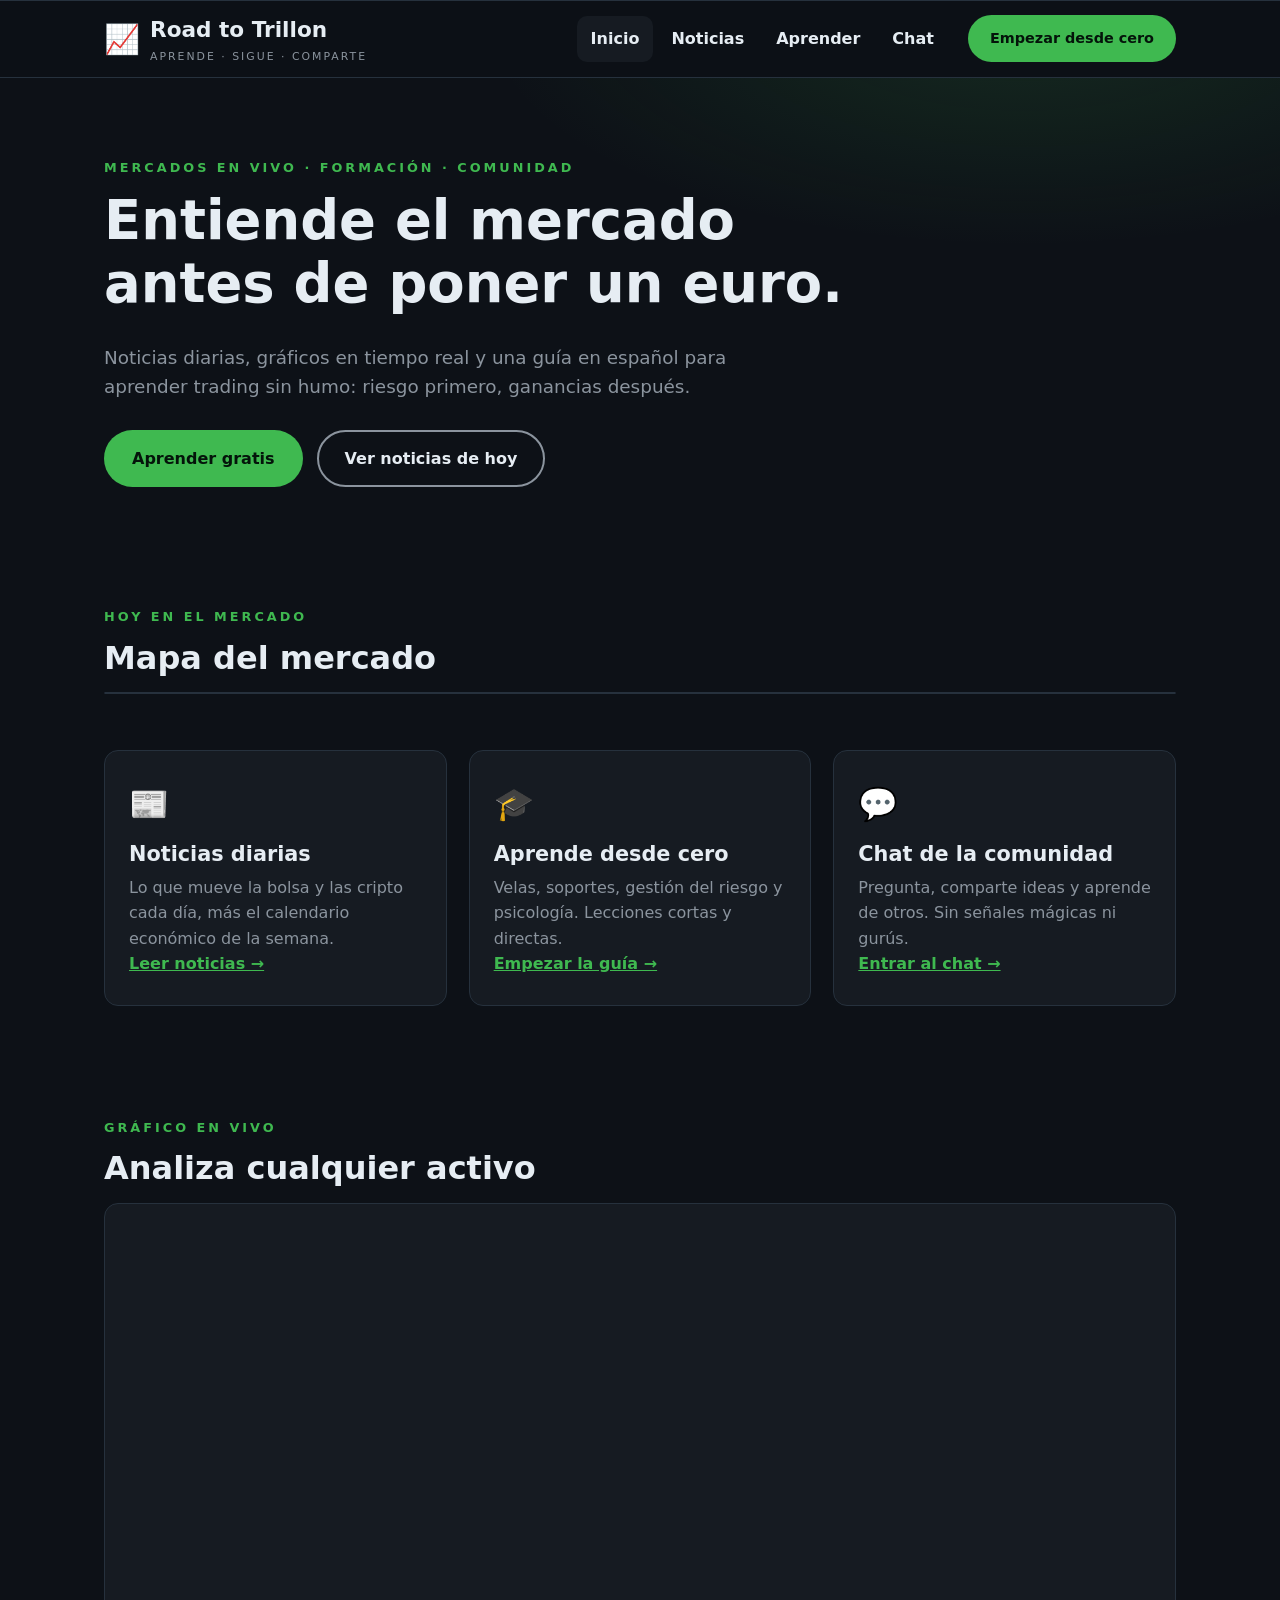
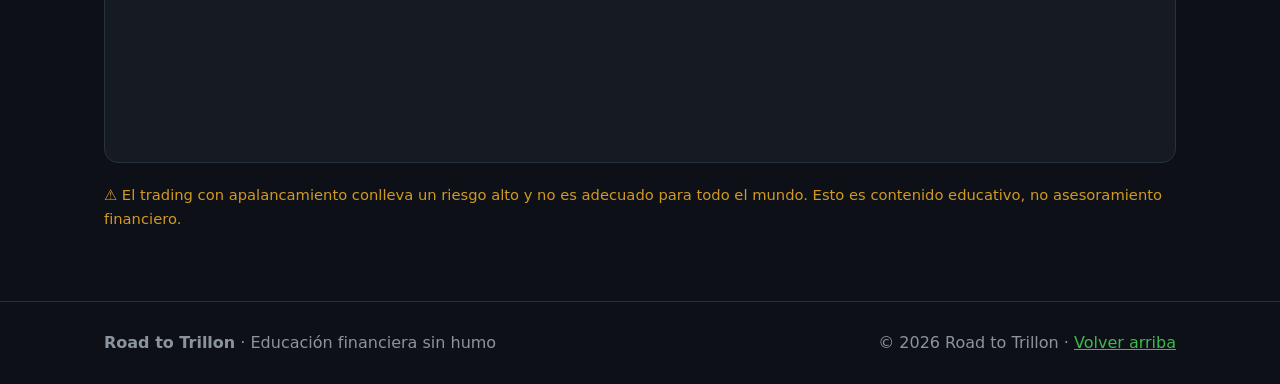
<file: index.html>
<!DOCTYPE html>
<html lang="es">
<head>
  <meta charset="UTF-8" />
  <meta name="viewport" content="width=device-width, initial-scale=1.0" />
  <title>Road to Trillon — Aprende y sigue el mercado</title>
  <meta name="description" content="Road to Trillon: noticias diarias del mercado, formación para aprender trading desde cero y comunidad." />
  <link rel="stylesheet" href="styles.css" />
</head>
<body>
  <div class="tape">
    <script src="https://s3.tradingview.com/external-embedding/embed-widget-ticker-tape.js" async>
    {"symbols":[{"proName":"BME:IBEX","title":"IBEX 35"},{"proName":"NASDAQ:SPX","title":"S&P 500"},{"proName":"NASDAQ:NDX","title":"Nasdaq 100"},{"proName":"EURONEXT:PX1","title":"CAC 40"},{"proName":"XETR:DAX","title":"DAX"},{"proName":"BINANCE:BTCUSDT","title":"Bitcoin"},{"proName":"BINANCE:ETHUSDT","title":"Ethereum"},{"proName":"FX:EURUSD","title":"EUR/USD"}],"colorTheme":"dark","isTransparent":true,"displayMode":"adaptive","locale":"es"}
    </script>
  </div>

  <header class="site-header" id="top">
    <div class="wrap header-inner">
      <a class="brand" href="index.html" aria-label="Road to Trillon, inicio">
        <span class="brand-mark" aria-hidden="true">📈</span>
        <span>Road to Trillon <small>aprende · sigue · comparte</small></span>
      </a>
      <nav class="main-nav" aria-label="Navegación principal">
        <button class="nav-toggle" aria-expanded="false" aria-controls="nav-list" aria-label="Abrir menú">☰</button>
        <ul id="nav-list">
          <li><a href="index.html" aria-current="page">Inicio</a></li>
          <li><a href="noticias.html">Noticias</a></li>
          <li><a href="aprender.html">Aprender</a></li>
          <li><a href="chat.html">Chat</a></li>
        </ul>
      </nav>
      <a class="btn btn-primary header-cta" href="aprender.html">Empezar desde cero</a>
    </div>
  </header>

  <main>
    <section class="hero">
      <div class="wrap">
        <p class="kicker">Mercados en vivo · Formación · Comunidad</p>
        <h1>Entiende el mercado<br />antes de poner un euro.</h1>
        <p class="lede">Noticias diarias, gráficos en tiempo real y una guía en español para aprender trading sin humo: riesgo primero, ganancias después.</p>
        <div class="hero-actions">
          <a class="btn btn-primary" href="aprender.html">Aprender gratis</a>
          <a class="btn btn-ghost" href="noticias.html">Ver noticias de hoy</a>
        </div>
      </div>
    </section>

    <section>
      <div class="wrap">
        <p class="kicker">Hoy en el mercado</p>
        <h2>Mapa del mercado</h2>
        <div class="widget">
          <script src="https://s3.tradingview.com/external-embedding/embed-widget-market-overview.js" async>
          {"colorTheme":"dark","showChart":true,"locale":"es","width":"100%","height":"520","tabs":[{"title":"Acciones","symbols":[{"s":"BME:SAN"},{"s":"BME:BBVA"},{"s":"BME:IBE"},{"s":"NASDAQ:AAPL"},{"s":"NASDAQ:NVDA"},{"s":"NASDAQ:TSLA"}]},{"title":"Cripto","symbols":[{"s":"BINANCE:BTCUSDT"},{"s":"BINANCE:ETHUSDT"},{"s":"BINANCE:SOLUSDT"}]},{"title":"Divisas","symbols":[{"s":"FX:EURUSD"},{"s":"FX:GBPUSD"},{"s":"FX:USDJPY"}]}]}
          </script>
        </div>
      </div>
    </section>

    <section class="cards-section">
      <div class="wrap cards-3">
        <article class="card">
          <div class="card-ico" aria-hidden="true">📰</div>
          <h2>Noticias diarias</h2>
          <p>Lo que mueve la bolsa y las cripto cada día, más el calendario económico de la semana.</p>
          <p><a class="card-link" href="noticias.html">Leer noticias →</a></p>
        </article>
        <article class="card">
          <div class="card-ico" aria-hidden="true">🎓</div>
          <h2>Aprende desde cero</h2>
          <p>Velas, soportes, gestión del riesgo y psicología. Lecciones cortas y directas.</p>
          <p><a class="card-link" href="aprender.html">Empezar la guía →</a></p>
        </article>
        <article class="card">
          <div class="card-ico" aria-hidden="true">💬</div>
          <h2>Chat de la comunidad</h2>
          <p>Pregunta, comparte ideas y aprende de otros. Sin señales mágicas ni gurús.</p>
          <p><a class="card-link" href="chat.html">Entrar al chat →</a></p>
        </article>
      </div>
    </section>

    <section>
      <div class="wrap">
        <p class="kicker">Gráfico en vivo</p>
        <h2>Analiza cualquier activo</h2>
        <div class="widget widget-tall">
          <script src="https://s3.tradingview.com/external-embedding/embed-widget-advanced-chart.js" async>
          {"symbol":"OANDA:XAUUSD","theme":"dark","style":"1","locale":"es","allow_symbol_change":true,"support_host":"https://www.tradingview.com"}
          </script>
        </div>
        <p class="risk">⚠️ El trading con apalancamiento conlleva un riesgo alto y no es adecuado para todo el mundo. Esto es contenido educativo, no asesoramiento financiero.</p>
      </div>
    </section>
  </main>

  <footer class="site-footer">
    <div class="wrap footer-inner">
      <p><strong>Road to Trillon</strong> · Educación financiera sin humo</p>
      <p class="legal">© <span id="year">2026</span> Road to Trillon · <a href="#top">Volver arriba</a></p>
    </div>
  </footer>

  <script src="app.js" defer></script>
</body>
</html>
</file>
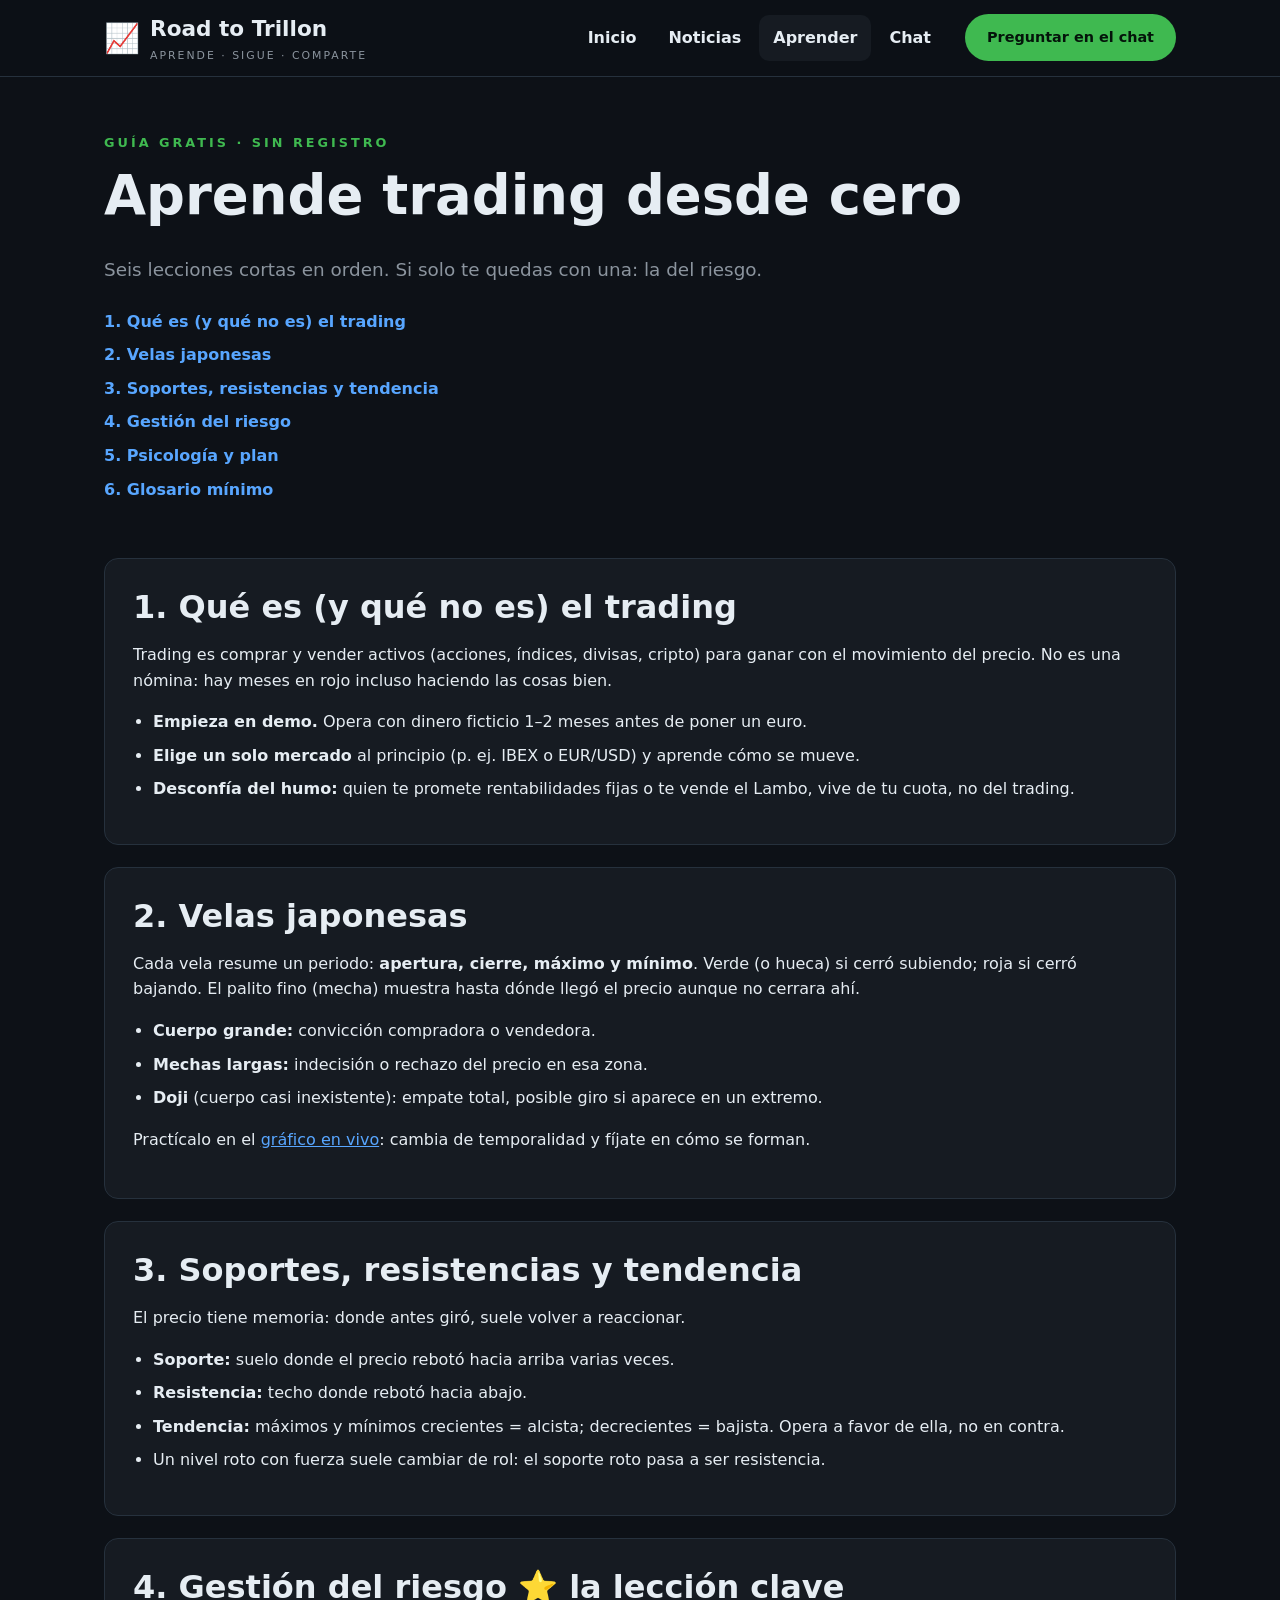
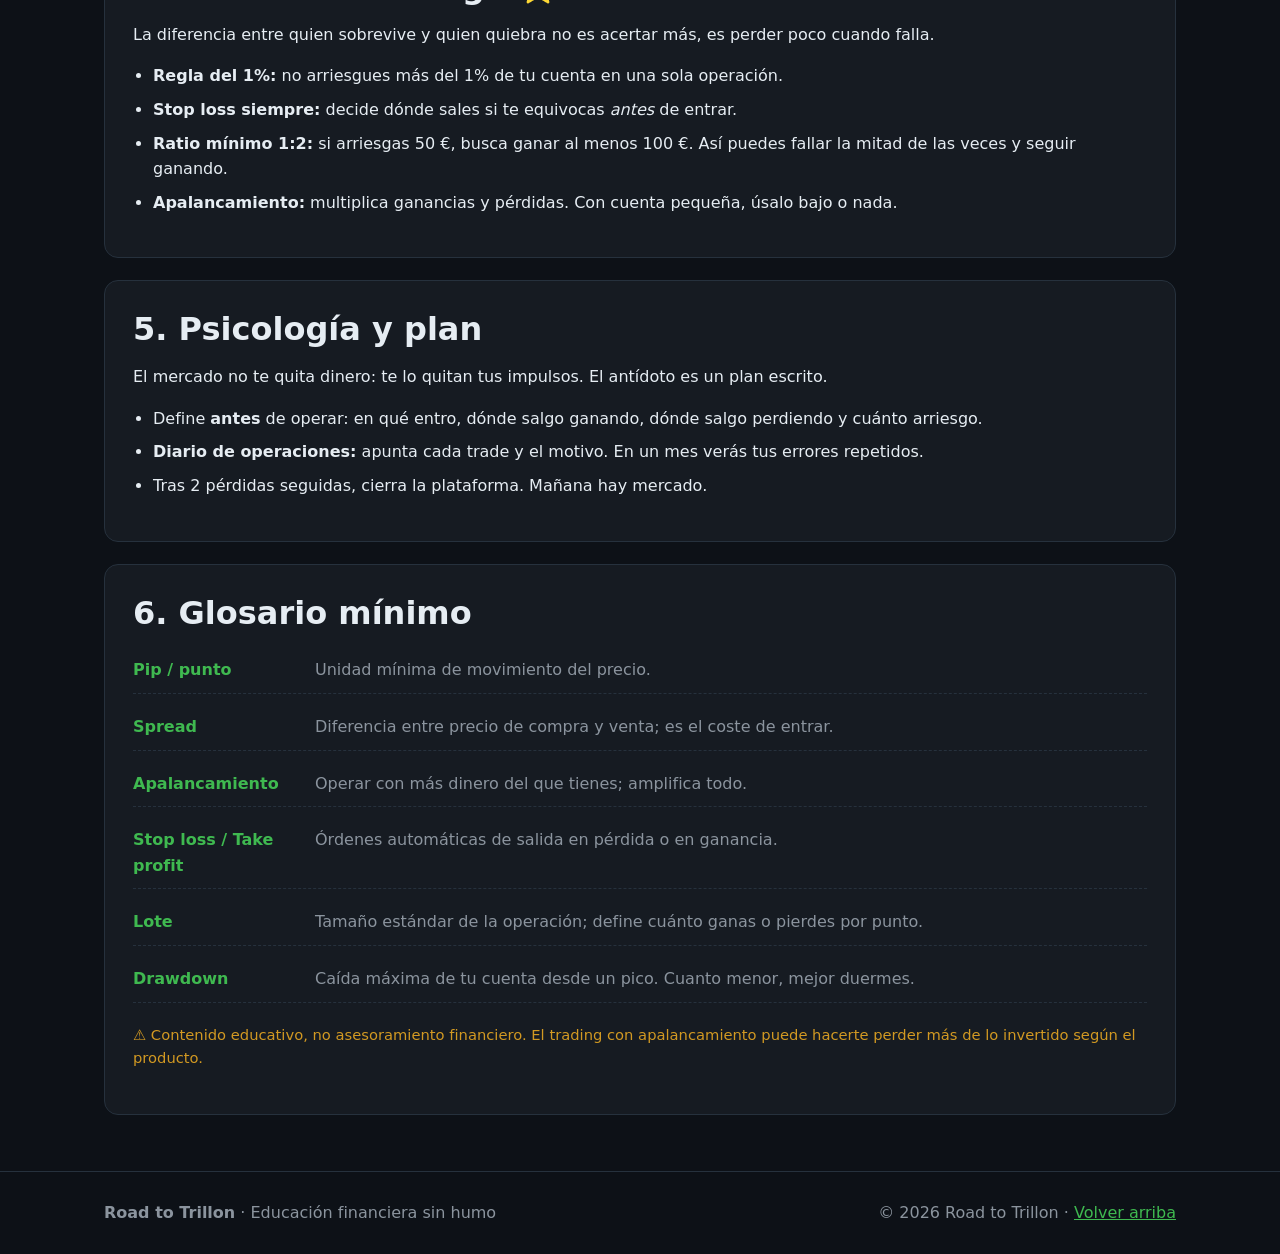
<file: aprender.html>
<!DOCTYPE html>
<html lang="es">
<head>
  <meta charset="UTF-8" />
  <meta name="viewport" content="width=device-width, initial-scale=1.0" />
  <title>Aprender trading desde cero — Road to Trillon</title>
  <meta name="description" content="Guía gratis en español: qué es el trading, velas japonesas, soportes y resistencias, gestión del riesgo y psicología." />
  <link rel="stylesheet" href="styles.css" />
</head>
<body>
  <header class="site-header" id="top">
    <div class="wrap header-inner">
      <a class="brand" href="index.html" aria-label="Road to Trillon, inicio">
        <span class="brand-mark" aria-hidden="true">📈</span>
        <span>Road to Trillon <small>aprende · sigue · comparte</small></span>
      </a>
      <nav class="main-nav" aria-label="Navegación principal">
        <button class="nav-toggle" aria-expanded="false" aria-controls="nav-list" aria-label="Abrir menú">☰</button>
        <ul id="nav-list">
          <li><a href="index.html">Inicio</a></li>
          <li><a href="noticias.html">Noticias</a></li>
          <li><a href="aprender.html" aria-current="page">Aprender</a></li>
          <li><a href="chat.html">Chat</a></li>
        </ul>
      </nav>
      <a class="btn btn-primary header-cta" href="chat.html">Preguntar en el chat</a>
    </div>
  </header>

  <main>
    <section>
      <div class="wrap">
        <p class="kicker">Guía gratis · Sin registro</p>
        <h1>Aprende trading desde cero</h1>
        <p class="lede">Seis lecciones cortas en orden. Si solo te quedas con una: la del riesgo.</p>
        <ol class="toc">
          <li><a href="#empezar">1. Qué es (y qué no es) el trading</a></li>
          <li><a href="#velas">2. Velas japonesas</a></li>
          <li><a href="#niveles">3. Soportes, resistencias y tendencia</a></li>
          <li><a href="#riesgo">4. Gestión del riesgo</a></li>
          <li><a href="#psicologia">5. Psicología y plan</a></li>
          <li><a href="#glosario">6. Glosario mínimo</a></li>
        </ol>
      </div>
    </section>

    <div class="wrap lessons">
      <article class="lesson" id="empezar">
        <h2>1. Qué es (y qué no es) el trading</h2>
        <p>Trading es comprar y vender activos (acciones, índices, divisas, cripto) para ganar con el movimiento del precio. No es una nómina: hay meses en rojo incluso haciendo las cosas bien.</p>
        <ul>
          <li><strong>Empieza en demo.</strong> Opera con dinero ficticio 1–2 meses antes de poner un euro.</li>
          <li><strong>Elige un solo mercado</strong> al principio (p. ej. IBEX o EUR/USD) y aprende cómo se mueve.</li>
          <li><strong>Desconfía del humo:</strong> quien te promete rentabilidades fijas o te vende el Lambo, vive de tu cuota, no del trading.</li>
        </ul>
      </article>

      <article class="lesson" id="velas">
        <h2>2. Velas japonesas</h2>
        <p>Cada vela resume un periodo: <strong>apertura, cierre, máximo y mínimo</strong>. Verde (o hueca) si cerró subiendo; roja si cerró bajando. El palito fino (mecha) muestra hasta dónde llegó el precio aunque no cerrara ahí.</p>
        <ul>
          <li><strong>Cuerpo grande:</strong> convicción compradora o vendedora.</li>
          <li><strong>Mechas largas:</strong> indecisión o rechazo del precio en esa zona.</li>
          <li><strong>Doji</strong> (cuerpo casi inexistente): empate total, posible giro si aparece en un extremo.</li>
        </ul>
        <p>Practícalo en el <a href="index.html">gráfico en vivo</a>: cambia de temporalidad y fíjate en cómo se forman.</p>
      </article>

      <article class="lesson" id="niveles">
        <h2>3. Soportes, resistencias y tendencia</h2>
        <p>El precio tiene memoria: donde antes giró, suele volver a reaccionar.</p>
        <ul>
          <li><strong>Soporte:</strong> suelo donde el precio rebotó hacia arriba varias veces.</li>
          <li><strong>Resistencia:</strong> techo donde rebotó hacia abajo.</li>
          <li><strong>Tendencia:</strong> máximos y mínimos crecientes = alcista; decrecientes = bajista. Opera a favor de ella, no en contra.</li>
          <li>Un nivel roto con fuerza suele cambiar de rol: el soporte roto pasa a ser resistencia.</li>
        </ul>
      </article>

      <article class="lesson" id="riesgo">
        <h2>4. Gestión del riesgo ⭐ la lección clave</h2>
        <p>La diferencia entre quien sobrevive y quien quiebra no es acertar más, es perder poco cuando falla.</p>
        <ul>
          <li><strong>Regla del 1%:</strong> no arriesgues más del 1% de tu cuenta en una sola operación.</li>
          <li><strong>Stop loss siempre:</strong> decide dónde sales si te equivocas <em>antes</em> de entrar.</li>
          <li><strong>Ratio mínimo 1:2:</strong> si arriesgas 50 €, busca ganar al menos 100 €. Así puedes fallar la mitad de las veces y seguir ganando.</li>
          <li><strong>Apalancamiento:</strong> multiplica ganancias y pérdidas. Con cuenta pequeña, úsalo bajo o nada.</li>
        </ul>
      </article>

      <article class="lesson" id="psicologia">
        <h2>5. Psicología y plan</h2>
        <p>El mercado no te quita dinero: te lo quitan tus impulsos. El antídoto es un plan escrito.</p>
        <ul>
          <li>Define <strong>antes</strong> de operar: en qué entro, dónde salgo ganando, dónde salgo perdiendo y cuánto arriesgo.</li>
          <li><strong>Diario de operaciones:</strong> apunta cada trade y el motivo. En un mes verás tus errores repetidos.</li>
          <li>Tras 2 pérdidas seguidas, cierra la plataforma. Mañana hay mercado.</li>
        </ul>
      </article>

      <article class="lesson" id="glosario">
        <h2>6. Glosario mínimo</h2>
        <dl class="glossary">
          <div><dt>Pip / punto</dt><dd>Unidad mínima de movimiento del precio.</dd></div>
          <div><dt>Spread</dt><dd>Diferencia entre precio de compra y venta; es el coste de entrar.</dd></div>
          <div><dt>Apalancamiento</dt><dd>Operar con más dinero del que tienes; amplifica todo.</dd></div>
          <div><dt>Stop loss / Take profit</dt><dd>Órdenes automáticas de salida en pérdida o en ganancia.</dd></div>
          <div><dt>Lote</dt><dd>Tamaño estándar de la operación; define cuánto ganas o pierdes por punto.</dd></div>
          <div><dt>Drawdown</dt><dd>Caída máxima de tu cuenta desde un pico. Cuanto menor, mejor duermes.</dd></div>
        </dl>
        <p class="risk">⚠️ Contenido educativo, no asesoramiento financiero. El trading con apalancamiento puede hacerte perder más de lo invertido según el producto.</p>
      </article>
    </div>
  </main>

  <footer class="site-footer">
    <div class="wrap footer-inner">
      <p><strong>Road to Trillon</strong> · Educación financiera sin humo</p>
      <p class="legal">© <span id="year">2026</span> Road to Trillon · <a href="#top">Volver arriba</a></p>
    </div>
  </footer>

  <script src="app.js" defer></script>
</body>
</html>
</file>
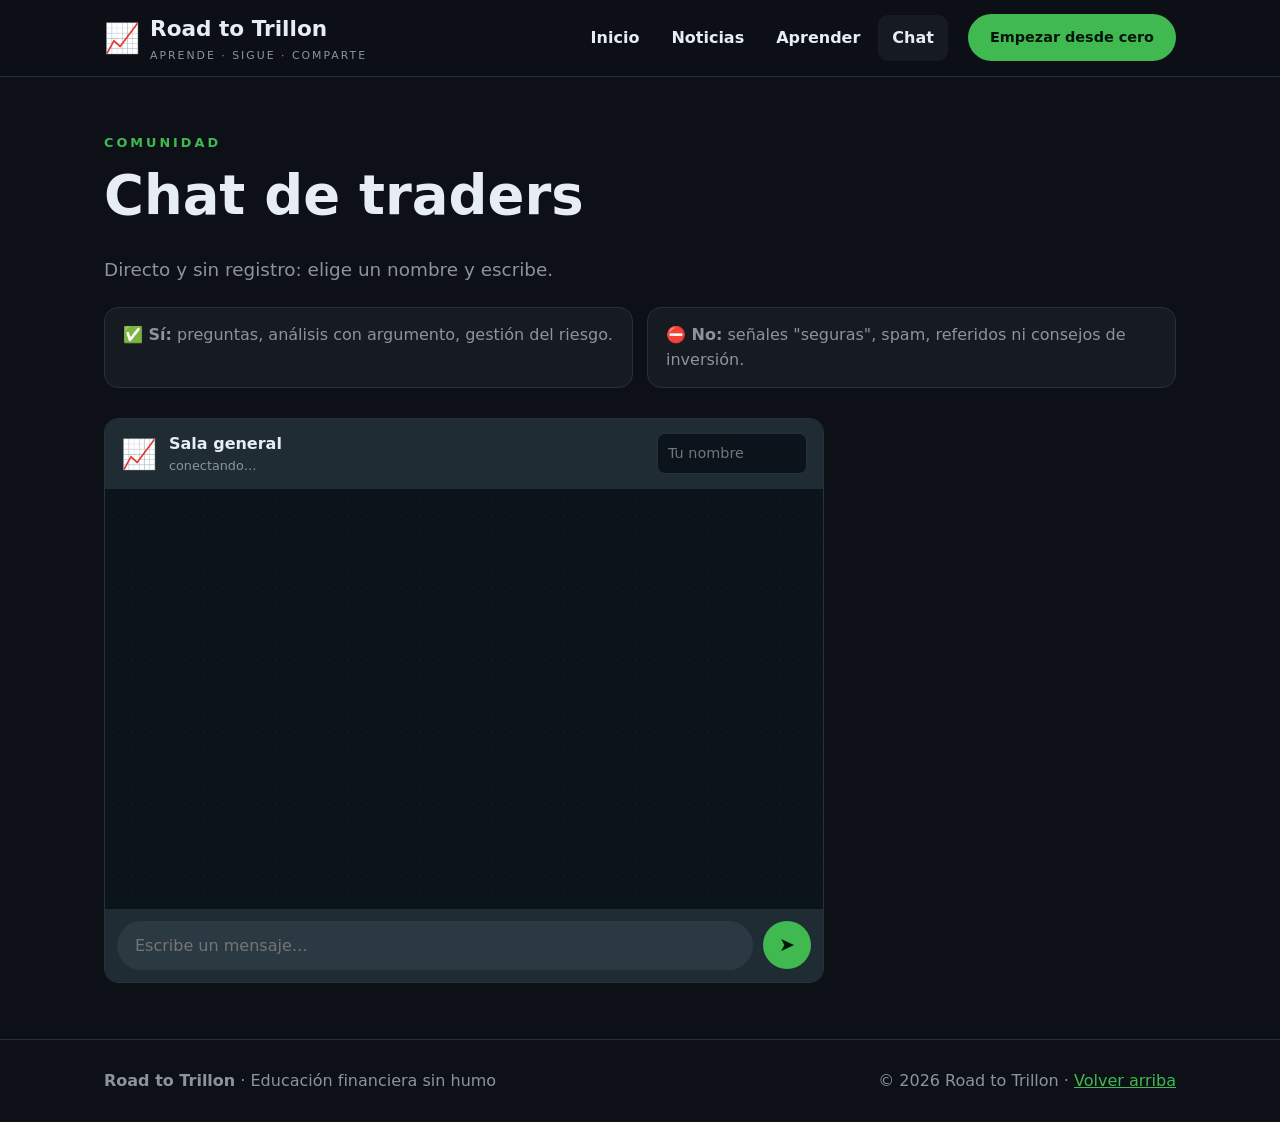
<file: chat.html>
<!DOCTYPE html>
<html lang="es">
<head>
  <meta charset="UTF-8" />
  <meta name="viewport" content="width=device-width, initial-scale=1.0" />
  <title>Chat de la comunidad — Road to Trillon</title>
  <meta name="description" content="Habla con otros traders: preguntas, ideas y análisis en el chat de Road to Trillon." />
  <link rel="stylesheet" href="styles.css" />
</head>
<body>
  <header class="site-header" id="top">
    <div class="wrap header-inner">
      <a class="brand" href="index.html" aria-label="Road to Trillon, inicio">
        <span class="brand-mark" aria-hidden="true">📈</span>
        <span>Road to Trillon <small>aprende · sigue · comparte</small></span>
      </a>
      <nav class="main-nav" aria-label="Navegación principal">
        <button class="nav-toggle" aria-expanded="false" aria-controls="nav-list" aria-label="Abrir menú">☰</button>
        <ul id="nav-list">
          <li><a href="index.html">Inicio</a></li>
          <li><a href="noticias.html">Noticias</a></li>
          <li><a href="aprender.html">Aprender</a></li>
          <li><a href="chat.html" aria-current="page">Chat</a></li>
        </ul>
      </nav>
      <a class="btn btn-primary header-cta" href="aprender.html">Empezar desde cero</a>
    </div>
  </header>

  <main>
    <section>
      <div class="wrap">
        <p class="kicker">Comunidad</p>
        <h1>Chat de traders</h1>
        <p class="lede">Directo y sin registro: elige un nombre y escribe.</p>
        <div class="rules">
          <div><strong>✅ Sí:</strong> preguntas, análisis con argumento, gestión del riesgo.</div>
          <div><strong>⛔ No:</strong> señales "seguras", spam, referidos ni consejos de inversión.</div>
        </div>

        <div class="wa-chat" id="wa-chat">
          <div class="wa-head">
            <span class="wa-avatar" aria-hidden="true">📈</span>
            <div class="wa-who">
              <strong>Sala general</strong>
              <span id="wa-status">conectando…</span>
            </div>
            <input id="wa-nick" class="wa-nick" maxlength="20" placeholder="Tu nombre" aria-label="Tu nombre en el chat" />
          </div>
          <div class="wa-msgs" id="wa-msgs" aria-live="polite"></div>
          <form class="wa-form" id="wa-form">
            <input id="wa-input" maxlength="300" placeholder="Escribe un mensaje…" autocomplete="off" aria-label="Escribe un mensaje" />
            <button type="submit" aria-label="Enviar">➤</button>
          </form>
        </div>

      </div>
    </section>
  </main>

  <footer class="site-footer">
    <div class="wrap footer-inner">
      <p><strong>Road to Trillon</strong> · Educación financiera sin humo</p>
      <p class="legal">© <span id="year">2026</span> Road to Trillon · <a href="#top">Volver arriba</a></p>
    </div>
  </footer>

  <script src="app.js" defer></script>
  <script type="module">
    import { generateSecretKey, getPublicKey, finalizeEvent, SimplePool } from "https://esm.sh/nostr-tools@2.7.2";

    const RELAYS = ["wss://relay.damus.io", "wss://nos.lol", "wss://relay.snort.social"];
    const TAG = "roadtotrillon";
    const pool = new SimplePool();

    const msgs = document.getElementById("wa-msgs");
    const form = document.getElementById("wa-form");
    const input = document.getElementById("wa-input");
    const nickInput = document.getElementById("wa-nick");
    const status = document.getElementById("wa-status");
    const seen = new Set();

    // Identidad anónima persistente en este navegador
    let skHex = localStorage.getItem("wa-sk");
    if (!skHex) {
      skHex = Array.from(generateSecretKey()).map((b) => b.toString(16).padStart(2, "0")).join("");
      localStorage.setItem("wa-sk", skHex);
    }
    const sk = new Uint8Array(skHex.match(/../g).map((h) => parseInt(h, 16)));
    const mypk = getPublicKey(sk);

    nickInput.value = localStorage.getItem("wa-nick") || ("Trader" + Math.floor(100 + Math.random() * 900));
    nickInput.addEventListener("change", () => {
      localStorage.setItem("wa-nick", nickInput.value.trim().slice(0, 20) || "Anónimo");
    });

    function nickOf(ev) {
      const t = ev.tags.find((x) => x[0] === "nick");
      return (t && t[1]) || "Anónimo";
    }

    function render(ev) {
      if (seen.has(ev.id)) return;
      seen.add(ev.id);
      const div = document.createElement("div");
      div.dataset.ts = ev.created_at;
      div.dataset.id = ev.id;
      div.className = "msg" + (ev.pubkey === mypk ? " own" : "");
      const who = document.createElement("div");
      who.className = "msg-nick";
      who.textContent = nickOf(ev);
      const txt = document.createElement("div");
      txt.textContent = (ev.content || "").slice(0, 300);
      const time = document.createElement("div");
      time.className = "msg-time";
      time.textContent = new Date(ev.created_at * 1000).toLocaleTimeString("es-ES", { hour: "2-digit", minute: "2-digit" });
      div.appendChild(who);
      div.appendChild(txt);
      div.appendChild(time);
      // insertar ordenado por fecha
      const kids = Array.from(msgs.children);
      const pos = kids.findIndex((k) => Number(k.dataset.ts) > ev.created_at);
      if (pos === -1) msgs.appendChild(div);
      else msgs.insertBefore(div, kids[pos]);
      while (msgs.children.length > 100) msgs.removeChild(msgs.firstChild);
      msgs.scrollTop = msgs.scrollHeight;
    }

    status.textContent = "conectando…";
    pool.subscribeMany(RELAYS, [{ kinds: [1], "#t": [TAG], limit: 50 }], {
      onevent: (ev) => { status.textContent = "en línea"; render(ev); },
      oneose: () => { status.textContent = "en línea"; }
    });
    setTimeout(() => { if (status.textContent === "conectando…") status.textContent = "reintentando…"; }, 8000);

    form.addEventListener("submit", async (e) => {
      e.preventDefault();
      const text = input.value.trim().slice(0, 300);
      if (!text) return;
      const nick = (nickInput.value.trim().slice(0, 20)) || "Anónimo";
      localStorage.setItem("wa-nick", nick);
      const ev = finalizeEvent({
        kind: 1,
        created_at: Math.floor(Date.now() / 1000),
        tags: [["t", TAG], ["nick", nick]],
        content: text
      }, sk);
      render(ev);
      input.value = "";
      try { await Promise.all(pool.publish(RELAYS, ev)); }
      catch { status.textContent = "error al enviar"; }
    });
  </script>
</body>
</html>
</file>
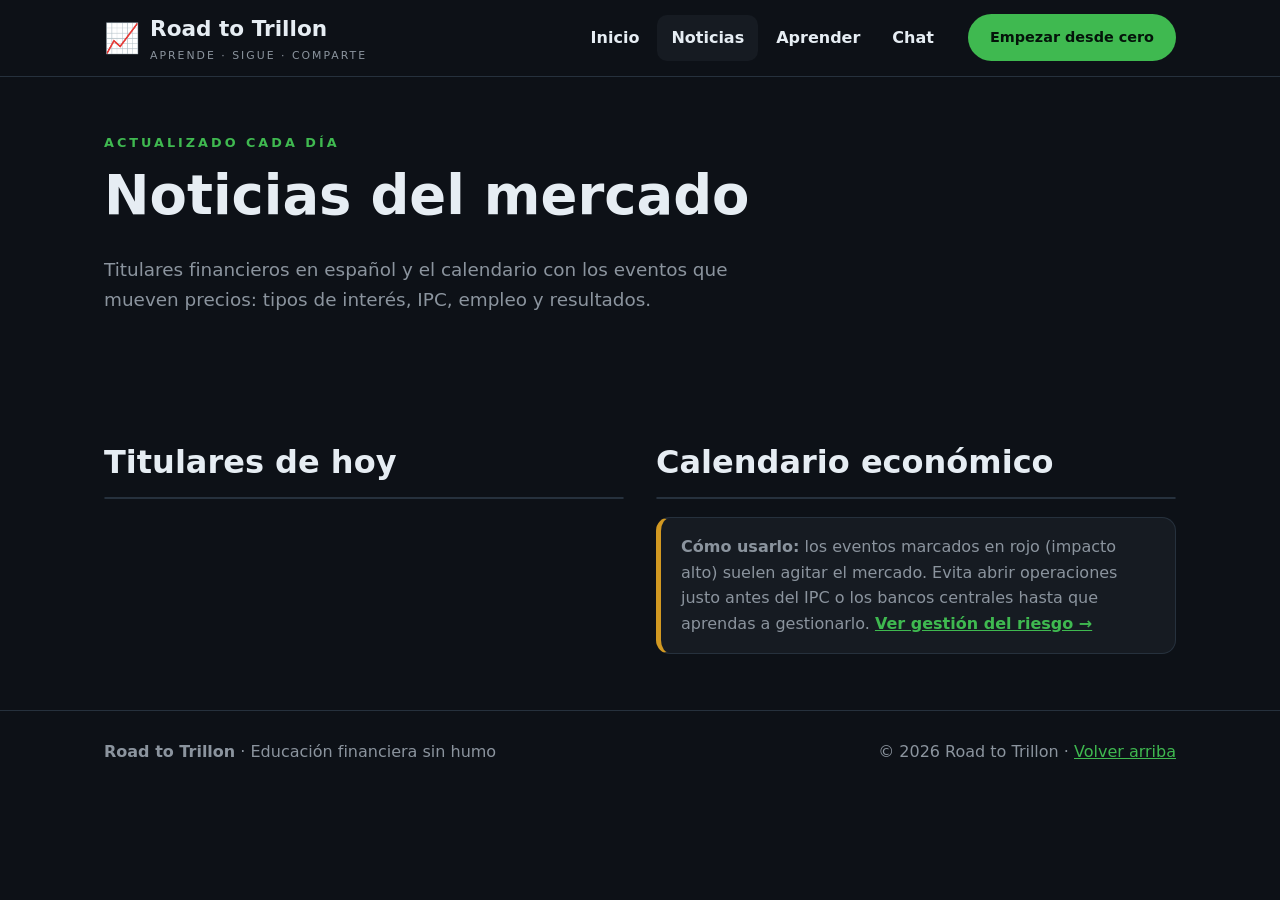
<file: noticias.html>
<!DOCTYPE html>
<html lang="es">
<head>
  <meta charset="UTF-8" />
  <meta name="viewport" content="width=device-width, initial-scale=1.0" />
  <title>Noticias del mercado — Road to Trillon</title>
  <meta name="description" content="Noticias financieras diarias y calendario económico: lo que mueve la bolsa, divisas y cripto." />
  <link rel="stylesheet" href="styles.css" />
</head>
<body>
  <header class="site-header" id="top">
    <div class="wrap header-inner">
      <a class="brand" href="index.html" aria-label="Road to Trillon, inicio">
        <span class="brand-mark" aria-hidden="true">📈</span>
        <span>Road to Trillon <small>aprende · sigue · comparte</small></span>
      </a>
      <nav class="main-nav" aria-label="Navegación principal">
        <button class="nav-toggle" aria-expanded="false" aria-controls="nav-list" aria-label="Abrir menú">☰</button>
        <ul id="nav-list">
          <li><a href="index.html">Inicio</a></li>
          <li><a href="noticias.html" aria-current="page">Noticias</a></li>
          <li><a href="aprender.html">Aprender</a></li>
          <li><a href="chat.html">Chat</a></li>
        </ul>
      </nav>
      <a class="btn btn-primary header-cta" href="aprender.html">Empezar desde cero</a>
    </div>
  </header>

  <main>
    <section>
      <div class="wrap">
        <p class="kicker">Actualizado cada día</p>
        <h1>Noticias del mercado</h1>
        <p class="lede">Titulares financieros en español y el calendario con los eventos que mueven precios: tipos de interés, IPC, empleo y resultados.</p>
      </div>
    </section>

    <section>
      <div class="wrap grid-2">
        <div>
          <h2>Titulares de hoy</h2>
          <div class="widget">
            <script src="https://s3.tradingview.com/external-embedding/embed-widget-timeline.js" async>
            {"feedMode":"market","market":"stock","colorTheme":"dark","isTransparent":false,"displayMode":"regular","width":"100%","height":600,"locale":"es"}
            </script>
          </div>
        </div>
        <div>
          <h2>Calendario económico</h2>
          <div class="widget">
            <script src="https://s3.tradingview.com/external-embedding/embed-widget-events.js" async>
            {"colorTheme":"dark","isTransparent":false,"locale":"es","countryFilter":"ar,au,br,ca,cn,fr,de,in,id,it,jp,kr,mx,ru,sa,za,tr,gb,us,eu","importanceFilter":"-1,0,1","width":"100%","height":600}
            </script>
          </div>
          <div class="tip">
            <strong>Cómo usarlo:</strong> los eventos marcados en rojo (impacto alto) suelen agitar el mercado. Evita abrir operaciones justo antes del IPC o los bancos centrales hasta que aprendas a gestionarlo. <a href="aprender.html#riesgo">Ver gestión del riesgo →</a>
          </div>
        </div>
      </div>
    </section>
  </main>

  <footer class="site-footer">
    <div class="wrap footer-inner">
      <p><strong>Road to Trillon</strong> · Educación financiera sin humo</p>
      <p class="legal">© <span id="year">2026</span> Road to Trillon · <a href="#top">Volver arriba</a></p>
    </div>
  </footer>

  <script src="app.js" defer></script>
</body>
</html>
</file>
<file: styles.css>
/* TradingLab — tema oscuro */
:root {
  --bg: #0d1117;
  --bg-soft: #161b22;
  --card: #161b22;
  --line: #26313d;
  --text: #e6edf3;
  --muted: #8b949e;
  --green: #3fb950;
  --red: #f85149;
  --accent: #58a6ff;
  --gold: #d29922;
  --radius: 14px;
  --font-ui: system-ui, -apple-system, "Segoe UI", sans-serif;
}

* { box-sizing: border-box; }
html { scroll-behavior: smooth; }
body { margin: 0; font-family: var(--font-ui); background: var(--bg); color: var(--text); line-height: 1.6; }
h1, h2 { line-height: 1.15; margin: 0 0 0.5em; }
h1 { font-size: clamp(2rem, 5.5vw, 3.4rem); }
h2 { font-size: clamp(1.4rem, 3.5vw, 2rem); }

.wrap { max-width: 1120px; margin: 0 auto; padding: 0 24px; }
section { padding: 56px 0; }
.tape { border-bottom: 1px solid var(--line); }

.kicker { text-transform: uppercase; letter-spacing: 3px; font-size: 0.8rem; color: var(--green); font-weight: 700; margin: 0 0 12px; }
.lede { font-size: 1.15rem; color: var(--muted); max-width: 36em; }

/* Header */
.site-header { position: sticky; top: 0; z-index: 50; background: rgba(13, 17, 23, 0.96); border-bottom: 1px solid var(--line); }
.header-inner { display: flex; align-items: center; gap: 20px; padding-top: 12px; padding-bottom: 12px; }
.brand { display: flex; align-items: center; gap: 10px; text-decoration: none; color: var(--text); font-size: 1.35rem; font-weight: 800; }
.brand small { display: block; font-size: 0.68rem; letter-spacing: 2px; text-transform: uppercase; color: var(--muted); font-weight: 400; }
.brand-mark { font-size: 1.8rem; }
.main-nav { margin-left: auto; }
.main-nav ul { display: flex; gap: 4px; list-style: none; margin: 0; padding: 0; }
.main-nav a { display: block; padding: 10px 14px; border-radius: 10px; text-decoration: none; color: var(--text); font-weight: 600; }
.main-nav a:hover, .main-nav a[aria-current="page"] { background: var(--bg-soft); }
.nav-toggle { display: none; font-size: 1.5rem; background: none; border: 1px solid var(--line); border-radius: 10px; padding: 6px 12px; cursor: pointer; color: var(--text); }

/* Buttons */
.btn { display: inline-block; padding: 14px 26px; border-radius: 999px; font-weight: 700; text-decoration: none; border: 2px solid transparent; cursor: pointer; font-size: 1rem; }
.btn-primary { background: var(--green); color: #04140a; }
.btn-primary:hover { filter: brightness(1.1); }
.btn-ghost { border-color: var(--muted); color: var(--text); }
.btn-ghost:hover { border-color: var(--text); }
.header-cta { padding: 10px 20px; font-size: 0.9rem; }

/* Hero */
.hero { padding: 80px 0 64px; background: radial-gradient(900px 380px at 80% -60px, rgba(63, 185, 80, 0.15), transparent 60%), var(--bg); }
.hero-actions { display: flex; gap: 14px; flex-wrap: wrap; margin-top: 28px; }

/* Cards */
.cards-section { padding-top: 0; }
.cards-3 { display: grid; grid-template-columns: repeat(3, 1fr); gap: 22px; }
.card { background: var(--card); border: 1px solid var(--line); border-radius: var(--radius); padding: 28px 24px; }
.card h2 { font-size: 1.3rem; margin: 12px 0 8px; }
.card p { margin: 0; color: var(--muted); }
.card-ico { font-size: 2rem; }
.card-link { color: var(--green); font-weight: 700; }

/* Widgets */
.widget { border: 1px solid var(--line); border-radius: var(--radius); overflow: hidden; background: var(--bg-soft); }
.widget-tall { height: 560px; }
.widget-tall iframe { height: 100% !important; }
.grid-2 { display: grid; grid-template-columns: 1fr 1fr; gap: 32px; align-items: start; }
.tip { margin-top: 18px; background: var(--bg-soft); border: 1px solid var(--line); border-left: 5px solid var(--gold); border-radius: var(--radius); padding: 16px 20px; color: var(--muted); }
.tip a { color: var(--green); font-weight: 700; }
.risk { margin-top: 20px; color: var(--gold); font-size: 0.92rem; }

/* Lessons */
.toc { list-style: none; margin: 24px 0 0; padding: 0; display: grid; gap: 8px; }
.toc a { color: var(--accent); font-weight: 600; text-decoration: none; }
.toc a:hover { text-decoration: underline; }
.lessons { display: grid; gap: 22px; padding-bottom: 56px; }
.lesson { background: var(--card); border: 1px solid var(--line); border-radius: var(--radius); padding: 30px 28px; scroll-margin-top: 90px; }
.lesson h2 { margin-top: 0; }
.lesson ul { margin: 12px 0; padding-left: 20px; }
.lesson li { margin-bottom: 8px; }
.lesson a { color: var(--accent); }
.glossary { display: grid; gap: 10px; margin: 16px 0; }
.glossary div { display: grid; grid-template-columns: 170px 1fr; gap: 12px; padding: 10px 0; border-bottom: 1px dashed var(--line); }
.glossary dt { font-weight: 700; color: var(--green); }
.glossary dd { margin: 0; color: var(--muted); }

/* Chat */
.rules { display: grid; grid-template-columns: 1fr 1fr; gap: 14px; margin: 22px 0 30px; }
.rules div { background: var(--bg-soft); border: 1px solid var(--line); border-radius: var(--radius); padding: 14px 18px; color: var(--muted); }
.chat-box { min-height: 300px; border: 1px solid var(--line); border-radius: var(--radius); padding: 20px; background: var(--bg-soft); }
.chat-live { padding: 0; overflow: hidden; }
.chat-live iframe { display: block; width: 100%; height: 620px; border: 0; background: #fff; }

/* Chat estilo WhatsApp */
.wa-chat { border: 1px solid var(--line); border-radius: var(--radius); overflow: hidden; background: #0b141a; max-width: 720px; }
.wa-head { display: flex; align-items: center; gap: 12px; padding: 12px 16px; background: #1f2c34; }
.wa-avatar { font-size: 1.8rem; }
.wa-who { display: grid; }
.wa-who span { font-size: 0.8rem; color: var(--muted); }
.wa-nick { margin-left: auto; width: 150px; background: #0b141a; border: 1px solid var(--line); border-radius: 8px; color: var(--text); padding: 8px 10px; font: inherit; font-size: 0.9rem; }
.wa-msgs { height: 420px; overflow-y: auto; padding: 18px 14px; display: flex; flex-direction: column; gap: 8px; background: radial-gradient(rgba(255,255,255,0.03) 1px, transparent 1px); background-size: 18px 18px; }
.msg { max-width: 78%; background: #1f2c34; border-radius: 0 12px 12px 12px; padding: 8px 12px 6px; align-self: flex-start; word-wrap: break-word; }
.msg.own { align-self: flex-end; background: #005c4b; border-radius: 12px 0 12px 12px; }
.msg-nick { font-size: 0.75rem; font-weight: 800; color: var(--accent); margin-bottom: 2px; }
.msg-time { font-size: 0.7rem; color: rgba(230, 237, 243, 0.6); text-align: right; margin-top: 2px; }
.wa-form { display: flex; gap: 10px; padding: 12px; background: #1f2c34; }
.wa-form input { flex: 1; border: 0; border-radius: 999px; padding: 12px 18px; font: inherit; background: #2a3942; color: var(--text); }
.wa-form input:focus { outline: none; }
.wa-form button { width: 48px; height: 48px; border: 0; border-radius: 50%; background: var(--green); color: #04140a; font-size: 1.2rem; cursor: pointer; }
.setup-panel { border: 1px dashed var(--gold); border-radius: var(--radius); padding: 22px; background: var(--bg-soft); max-width: 720px; }
.setup-panel pre { background: var(--bg); padding: 14px; border-radius: 10px; overflow-x: auto; font-size: 0.8rem; }

/* Footer */
.site-footer { border-top: 1px solid var(--line); padding: 28px 0; color: var(--muted); }
.footer-inner { display: flex; justify-content: space-between; gap: 12px; flex-wrap: wrap; }
.footer-inner p { margin: 0; }
.footer-inner a { color: var(--green); }

@media (max-width: 900px) {
  .cards-3, .grid-2, .rules { grid-template-columns: 1fr; }
  .glossary div { grid-template-columns: 1fr; gap: 2px; }
}
@media (max-width: 640px) {
  section { padding: 40px 0; }
  .header-cta { display: none; }
  .nav-toggle { display: block; margin-left: auto; }
  .main-nav ul { display: none; position: absolute; right: 16px; top: 64px; background: var(--bg-soft); border: 1px solid var(--line); border-radius: var(--radius); padding: 10px; flex-direction: column; min-width: 200px; }
  .main-nav ul.is-open { display: flex; }
}
</file>
